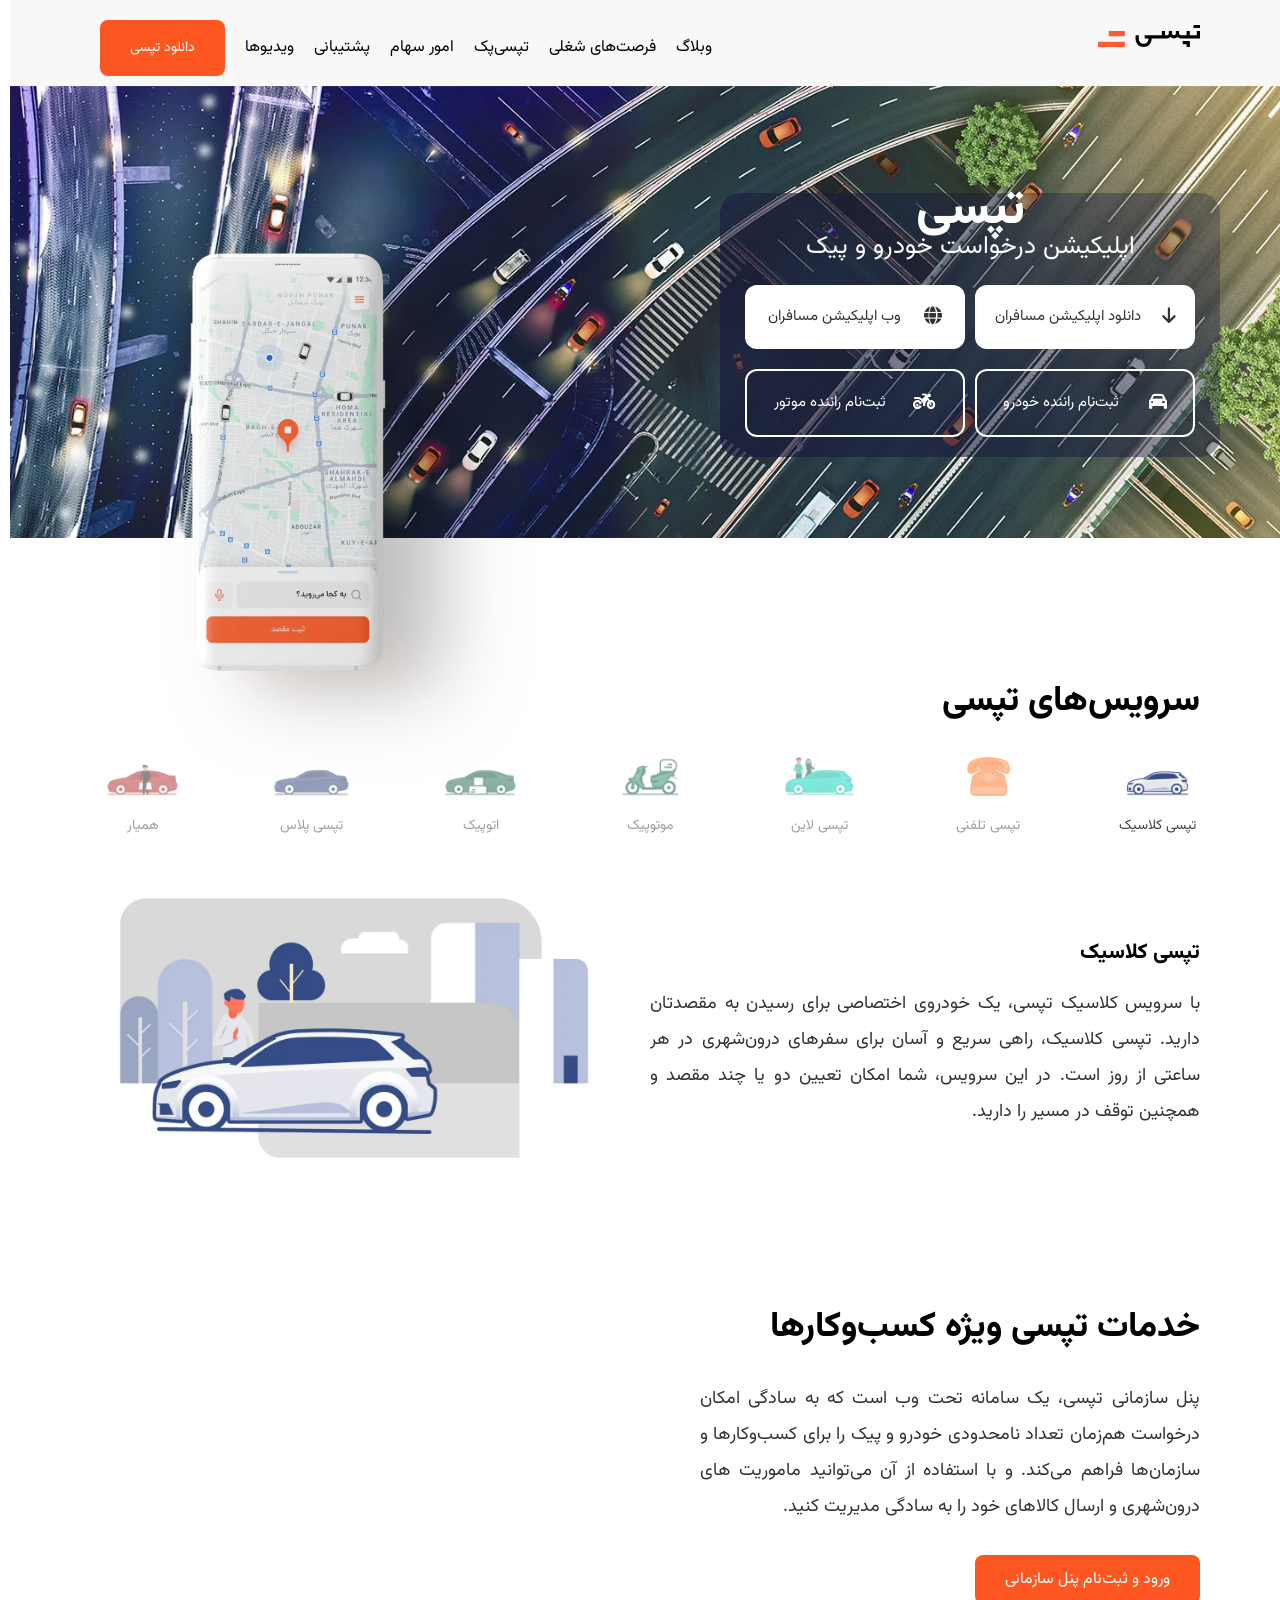
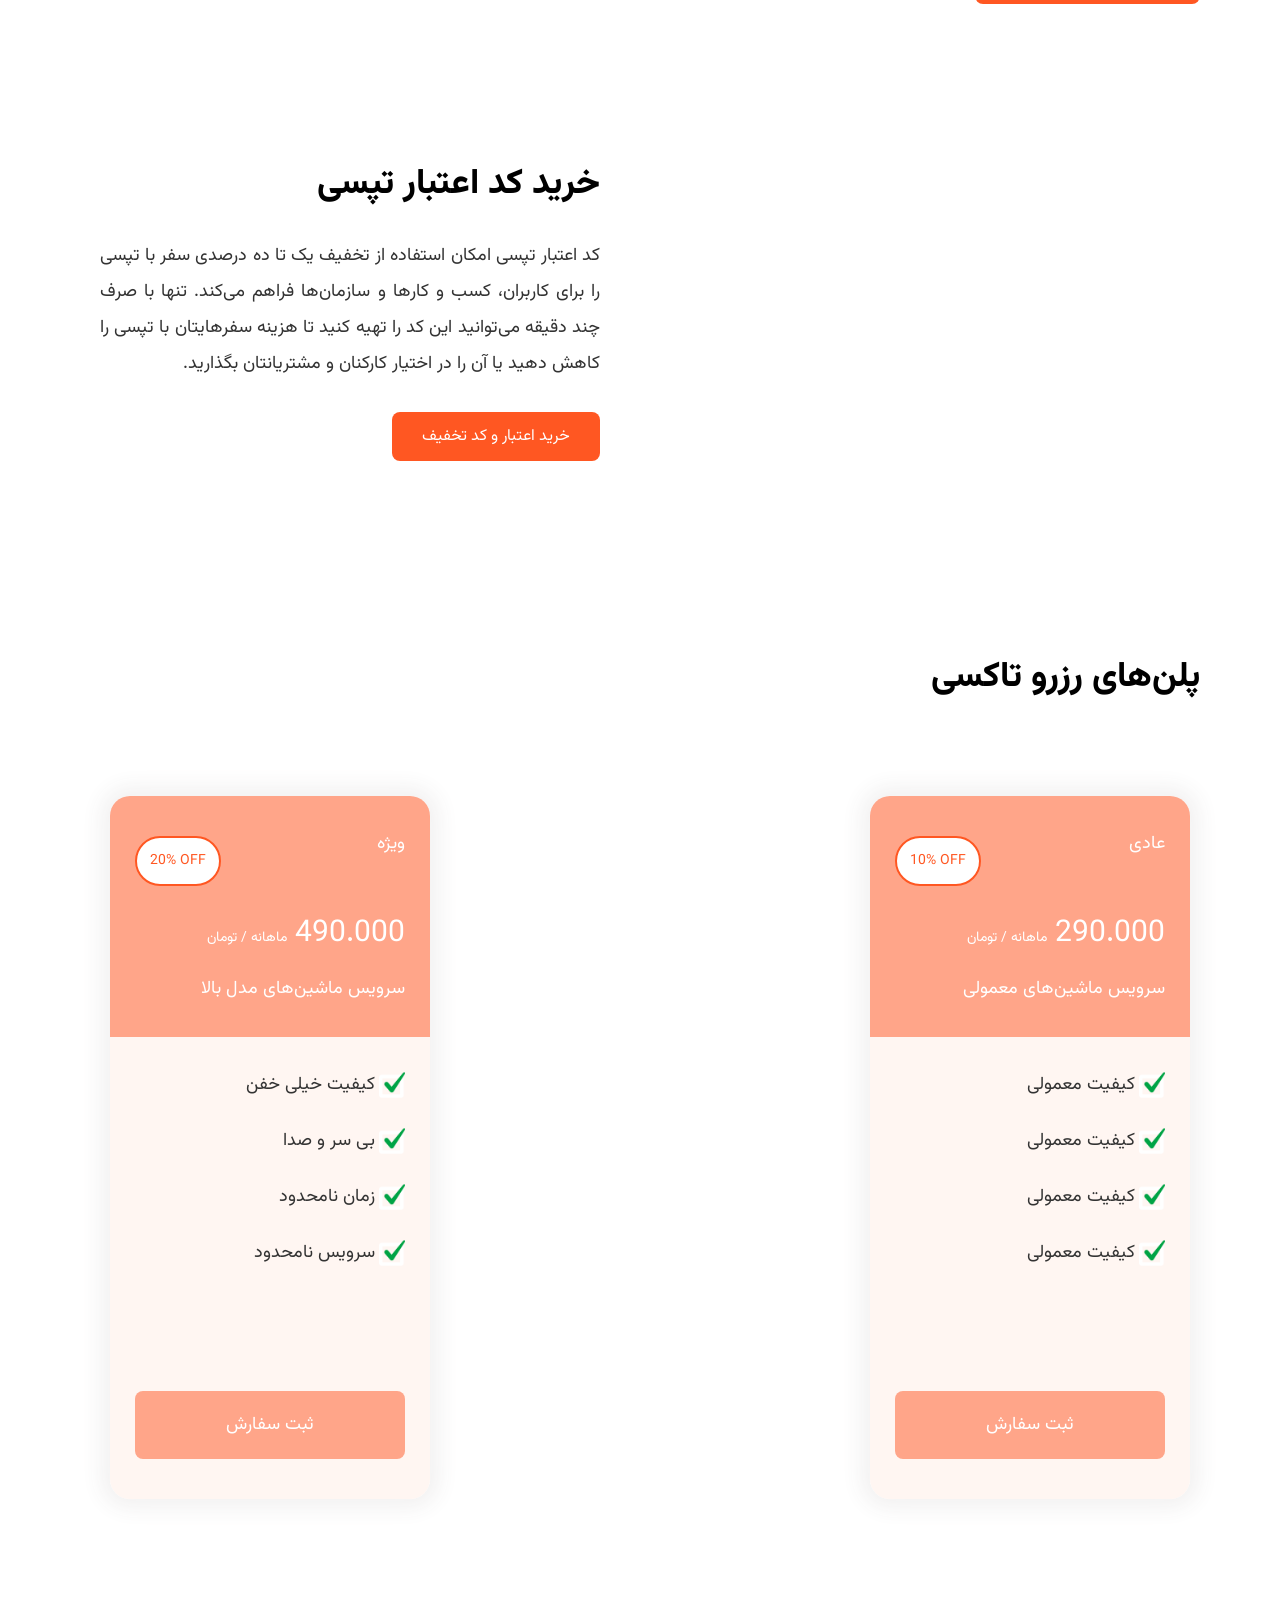
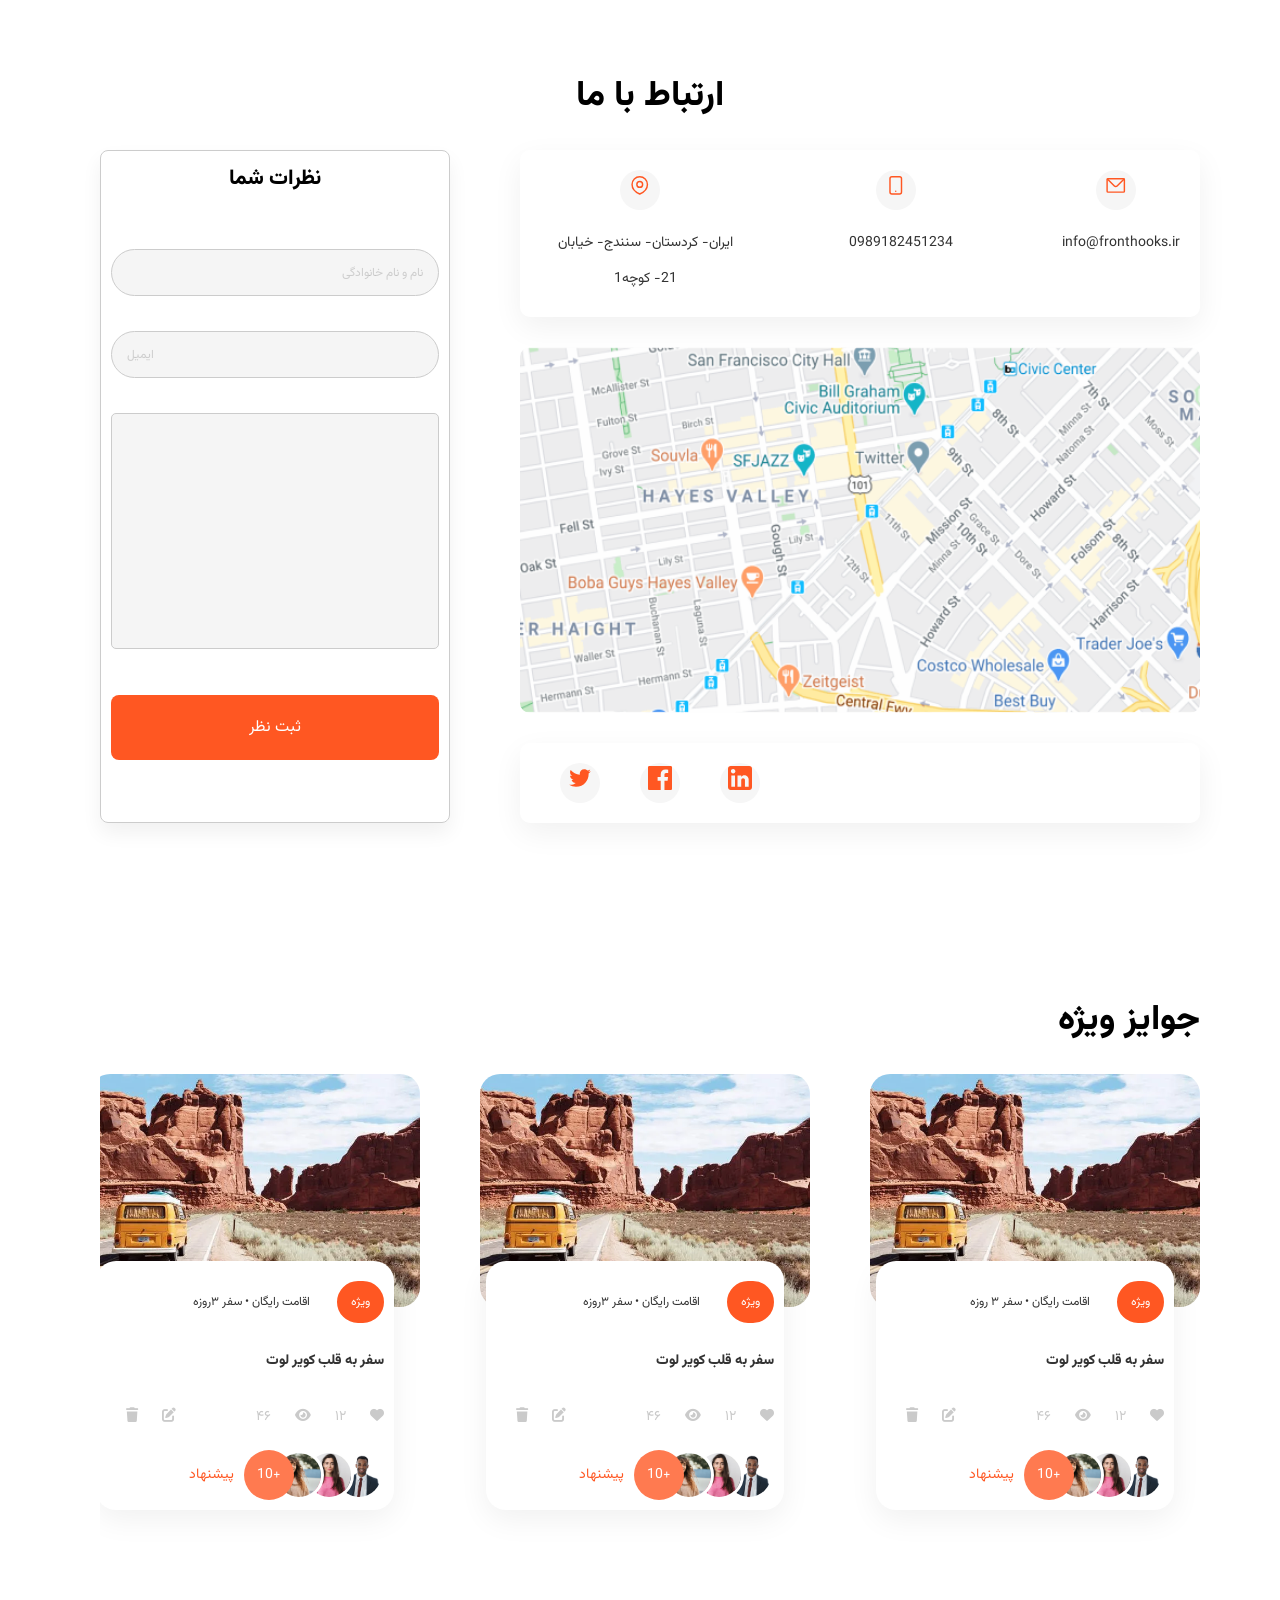
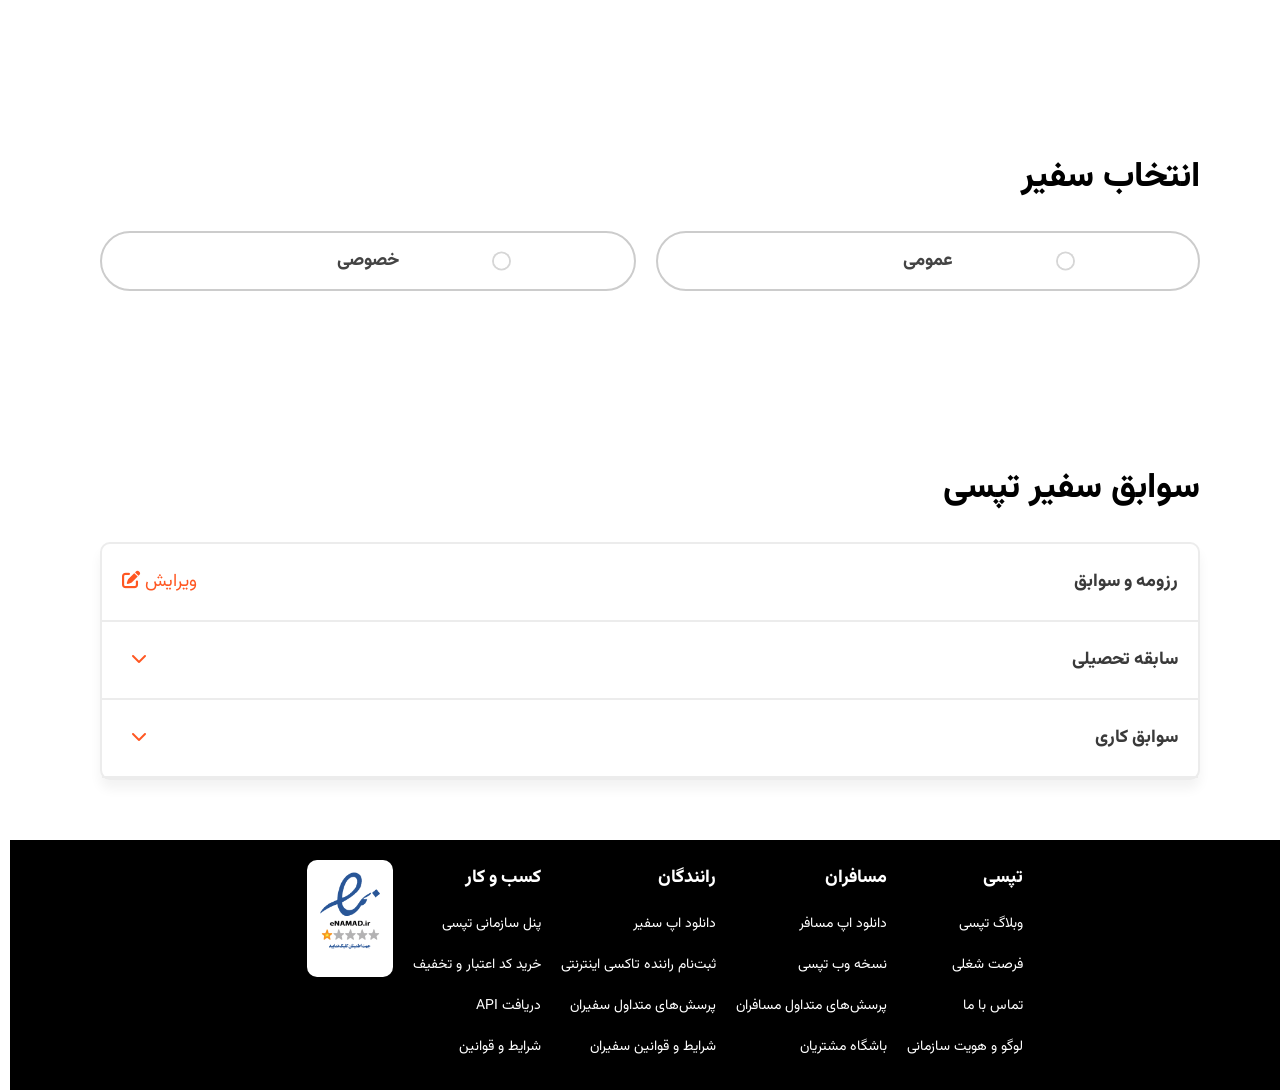
<file: index.html>
<!DOCTYPE html>
<html lang="en" dir="rtl">
  <head>
    <meta charset="UTF-8" />
    <meta name="viewport" content="width=device-width, initial-scale=1.0" />
    <link rel="stylesheet" href="css/fonts.css" />
    <link rel="stylesheet" href="css/style.css" />
    <link
      rel="stylesheet"
      href="https://cdnjs.cloudflare.com/ajax/libs/font-awesome/6.0.0-beta2/css/all.min.css"
      integrity="sha512-YWzhKL2whUzgiheMoBFwW8CKV4qpHQAEuvilg9FAn5VJUDwKZZxkJNuGM4XkWuk94WCrrwslk8yWNGmY1EduTA=="
      crossorigin="anonymous"
      referrerpolicy="no-referrer"
    />
    <link href="https://unpkg.com/aos@2.3.1/dist/aos.css" rel="stylesheet" />

    <title>tapsi demo</title>
  </head>
  <body>
    <header class="main-header">
      <nav class="nav container">
        <a href="#">
          <img src="/assets/image/logo.svg" alt="logo" />
        </a>
        <div class="nav__toggler">
          <div class="bar bar-one"></div>
          <div class="bar bar-two"></div>
          <div class="bar bar-three"></div>
        </div>
        <ul class="list nav__list">
          <li class="nav__item"><a href="#">وبلاگ</a></li>
          <li class="nav__item"><a href="#">فرصت‌های شغلی</a></li>
          <li class="nav__item"><a href="#">تپسی‌پک</a></li>
          <li class="nav__item"><a href="#">امور سهام</a></li>
          <li class="nav__item"><a href="#">پشتیبانی</a></li>
          <li class="nav__item"><a href="#">ویدیوها</a></li>
          <li class="nav__item cta">
            <a href="#" class="btn btn--primaray btn--block">دانلود تپسی</a>
          </li>
        </ul>
      </nav>
    </header>
    <section class="hero-section">
      <picture>
        <source
          srcset="/assets/image/banner.webp"
          type="image/webp"
          media="(min-width: 768px)"
        />
        <source
          srcset="/assets/image/banner.jpg"
          type="image/jpg"
          media="(min-width: 768px)"
        />
        <source
          srcset="/assets/image/banner-mobile.webp"
          type="image/webp"
          media="(max-width: 768px)"
        />
        <source
          srcset="/assets/image/banner-mobile.jpg"
          type="image/jpg"
          media="(max-width: 768px)"
        />
        <img alt="banner" src="./assets/image/banner.jpg" class="banner-img" />
      </picture>
      <picture>
        <!--  class="banner-phone" -->
        <source
          srcset="./assets/image/mockup-phone.webp"
          type="image/webp"
          media="(min-width: 1024px)"
        />
        <source
          srcset="./assets/image/mockup-phone.png"
          type="image/png"
          media="(min-width: 1024px)"
        />
        <img
          class="banner-phone"
          src="/assets/image/mockup-phone.png"
          alt="phone"
        />
      </picture>
      <div class="hero-wrapper container">
        <div class="intro-btn">
          <h1>تپسی</h1>
          <h2>اپلیکیشن درخواست خودرو و پیک</h2>
          <div class="intro-wrapper">
            <div class="intro-btn__pasenger">
              <span class="icon">
                <i class="fa-solid fa-arrow-down"></i>
              </span>
              <p>دانلود اپلیکیشن مسافران</p>
            </div>
            <div class="intro-btn__pasenger">
              <span class="icon"><i class="fa-solid fa-globe"></i></span>
              <p>وب اپلیکیشن مسافران</p>
            </div>
            <div class="intro-btn__pasenger driver-intro">
              <span class="icon">
                <i class="fa-solid fa-car"></i>
              </span>
              <p>ثبت‌نام راننده خودرو</p>
            </div>
            <div class="intro-btn__pasenger driver-intro">
              <span class="icon"><i class="fas fa-motorcycle"></i></span>
              <p>ثبت‌نام راننده موتور</p>
            </div>
          </div>
        </div>
      </div>
    </section>
    <section class="services container block">
      <h2 class="services__title block-heading">سرویس‌های تپسی</h2>
      <div class="services__tabs">
        <a class="tab active" data-tab-target="nav-classic-tab">
          <img src="/assets/image/cc-classic.png" alt="tapsi-classic-icon" />
          <p>تپسی کلاسیک</p>
        </a>
        <a class="tab" data-tab-target="nav-tel-tab">
          <img src="/assets/image/cc-tel.png" alt="tapsi-tel-icon" />
          <p>تپسی تلفنی</p>
        </a>
        <a class="tab" data-tab-target="nav-line-tab">
          <img src="/assets/image/cc-line.png" alt="tapsi-line-icon" />
          <p>تپسی لاین</p>
        </a>
        <a class="tab" data-tab-target="nav-motopeyk-tab">
          <img src="/assets/image/cc-motopeyk.png" alt="motopeyk-icon" />
          <p>موتوپیک</p>
        </a>
        <a class="tab" data-tab-target="nav-autopeyk-tab">
          <img src="/assets/image/cc-autopeyk.png" alt="autopeyk-icon" />
          <p>اتوپیک</p>
        </a>
        <a class="tab" data-tab-target="nav-plus-tab">
          <img src="/assets//image//cc-plus.png" alt="tapsi-plus-icon" />
          <p>تپسی پلاس</p>
        </a>
        <a class="tab" data-tab-target="nav-hamyar-tab">
          <img src="/assets/image/cc-hamyar.png" alt="hamyar-icon" />
          <p>همیار</p>
        </a>
      </div>
      <div class="container">
        <div class="tab-content active" id="nav-classic-tab">
          <div class="image__feature">
            <img
              src="/assets/image/illus-classic.webp"
              alt="blue-car-in-street"
            />
          </div>
          <div class="detail__feature">
            <h3 class="title__feature">تپسی کلاسیک</h3>
            <p class="text__feature">
              با سرویس کلاسیک تپسی، یک خودروی اختصاصی برای رسیدن به مقصدتان
              دارید. تپسی کلاسیک، راهی سریع و آسان برای سفرهای درون‌شهری در هر
              ساعتی از روز است. در این سرویس، شما امکان تعیین دو یا چند مقصد و
              همچنین توقف در مسیر را دارید.
            </p>
          </div>
        </div>
        <div class="tab-content" id="nav-tel-tab">
          <div class="image__feature">
            <img src="/assets/image/illus-tel.webp" alt="blue-car-in-street" />
          </div>
          <div class="detail__feature">
            <h3 class="title__feature">تپسی تلفنی</h3>
            <p class="text__feature">
              سرویس تپسی تلفنی یا ۱۶۳۰، این امکان را به شما می‌دهد که بدون نیاز
              به اینترنت و اپلیکیشن، درخواست خودرو بدهید. این سرویس تاکسی تلفنی
              مناسب زمانی است که به هر دلیلی دسترسی به اینترنت یا اپلیکیشن
              ندارید. همچنین سرویس تلفنی تپسی، راه حلی مناسب برای افرادی است که
              کار کردن با اپلیکیشن‌های موبایلی برایشان راحت نیست.
            </p>
          </div>
        </div>

        <div class="tab-content" id="nav-line-tab">
          <div class="image__feature">
            <img src="/assets/image/illus-line.webp" alt="blue-car-in-street" />
          </div>
          <div class="detail__feature">
            <h3 class="title__feature">تپسی لاین</h3>
            <p class="text__feature">
              تپسی لاین سرویسی است که امکان سفر اشتراکی را برایتان فراهم می‌کند.
              در این سرویس شما با مسافر دیگری که هم‌مسیرتان است، هم‌سفر خواهید
              بود و هزینه سفرتان تقسیم می‌شود.
            </p>
          </div>
        </div>
        <div class="tab-content" id="nav-motopeyk-tab">
          <div class="image__feature">
            <img
              src="/assets/image/illus-motopeyk.webp"
              alt="blue-car-in-street"
            />
          </div>
          <div class="detail__feature">
            <h3 class="title__feature">موتوپیک</h3>
            <p class="text__feature">
              با استفاده از سرویس موتوپیک، بسته‌ها و مرسولاتتان با پیک موتور به
              مقصد ارسال می‌شوند. این سرویس مناسب زمانی است که می‌خواهید مرسوله
              سریع‌تر به مقصد برسد. در این سرویس، شما می‌توانید مسیر رسیدن
              مرسوله‌تان به مقصد را به صورت لحظه‌ای روی نقشه دنبال کنید.
            </p>
          </div>
        </div>
        <div class="tab-content" id="nav-autopeyk-tab">
          <div class="image__feature">
            <img
              src="/assets/image/illus-autopeyk.webp"
              alt="blue-car-in-street"
            />
          </div>
          <div class="detail__feature">
            <h3 class="title__feature">اتوپیک</h3>
            <p class="text__feature">
              اتوپیک سرویسی برای ارسال بسته‌های شما با خودرو است. این سرویس،
              برای زمانی مناسب است که بسته‌های شما، با موتور قابل ارسال نیستند و
              یا در حین جابجایی، نیاز به مراقبت بیشتری دارند. در این سرویس نیز
              امکان رصد لحظه ‌به لحظه موقعیت مکانی مرسوله تا زمان رسیدن به مقصد
              فراهم است.
            </p>
          </div>
        </div>
        <div class="tab-content" id="nav-plus-tab">
          <div class="image__feature">
            <img
              src="/assets//image/illus-plus.webp"
              alt="blue-car-in-street"
            />
          </div>
          <div class="detail__feature">
            <h3 class="title__feature">تپسی پلاس</h3>
            <p class="text__feature">
              در سرویس پلاس تاکسی اینترنتی تپسی، خودرویی با مدل بالاتر و عمر
              کمتر، به دنبال شما خواهد آمد. همچنین، رانندگان این سرویس بالاترین
              امتیاز را از مسافران دریافت کرده‌اند. در این سرویس که در حال حاضر
              در تهران فعال است، امکان تعیین چند مقصد یا توقف در حین سفر، وجود
              دارد.
            </p>
          </div>
        </div>
        <div class="tab-content" id="nav-hamyar-tab">
          <div class="image__feature">
            <img
              src="/assets/image/illus-hamyar.webp"
              alt="blue-car-in-street"
            />
          </div>
          <div class="detail__feature">
            <h3 class="title__feature">همیار</h3>
            <p class="text__feature">
              سرویس همیار تپسی، به جای شما خرید می‌کند. کافیست فروشگاه مورد نظر
              خود را به عنوان مبدا مشخص کرده و لیست خریدتان را داخل اپ وارد
              کنید. این خرید‌ها می‌تواند از سوپرمارکت یا داروخانه مورد نظر شما
              باشند.
            </p>
          </div>
        </div>
      </div>
    </section>
    <section class="feature container block">
      <div class="image__feature" data-aos="fade-right">
        <img src="assets/image/i-mac.png" alt="image-comapny" />
      </div>
      <div class="detail__feature">
        <h2 class="title__feature">خدمات تپسی ویژه کسب‌وکارها</h2>
        <p class="text__feature">
          پنل سازمانی تپسی، یک سامانه تحت وب است که به سادگی امکان درخواست
          هم‌زمان تعداد نامحدودی خودرو و پیک را برای کسب‌وکارها و سازمان‌ها
          فراهم می‌کند. و با استفاده از آن می‌توانید ماموریت های درون‌شهری و
          ارسال کالاهای خود را به سادگی مدیریت کنید.
        </p>
        <button class="btn btn--primaray">ورود و ثبت‌نام پنل سازمانی</button>
      </div>
    </section>

    <section class="feature container block charge">
      <div class="image__feature" data-aos="fade-left">
        <img src="assets/image/macbook-1.png" alt="image-comapny" />
      </div>
      <div class="detail__feature">
        <h2 class="title__feature">خرید کد اعتبار تپسی</h2>
        <p class="text__feature">
          کد اعتبار تپسی امکان استفاده از تخفیف یک تا ده درصدی سفر با تپسی را
          برای کاربران، کسب و کارها و سازمان‌ها فراهم می‌کند. تنها با صرف چند
          دقیقه می‌توانید این کد را تهیه کنید تا هزینه سفرهایتان با تپسی را کاهش
          دهید یا آن را در اختیار کارکنان و مشتریانتان بگذارید.
        </p>
        <button class="btn btn--primaray">خرید اعتبار و کد تخفیف</button>
      </div>
    </section>
    <section class="container block plan-box">
      <h2 class="block-heading">پلن‌های رزرو تاکسی</h2>
      <div class="plan-block">
        <div class="plan">
          <div class="card card--secendry">
            <header class="card__header">
              <span class="plan__introduction">
                <span class="plan__name">عادی</span>
                <span class="badge badge--secendry">10% off</span>
              </span>
              <span class="plan__price">
                290.000
                <span class="plan__billing-cycle">ماهانه / تومان</span>
              </span>
              <span class="plan__description">سرویس ماشین‌های معمولی</span>
            </header>
            <div class="card__body">
              <ul class="list list--tick">
                <li class="list__item">کیفیت معمولی</li>
                <li class="list__item">کیفیت معمولی</li>
                <li class="list__item">کیفیت معمولی</li>
                <li class="list__item">کیفیت معمولی</li>
              </ul>
              <button class="btn btn--secendry btn--block">ثبت سفارش</button>
            </div>
          </div>
        </div>
        <div
          class="plan plan--popular"
          data-aos="fade-up"
          data-aos-duration="3000"
        >
          <div class="card card--primaray">
            <header class="card__header">
              <span class="plan__introduction">
                <span class="plan__name">اقتصادی</span>
                <span class="badge badge--primaray">15% off</span>
              </span>
              <span class="plan__price">
                390.000
                <span class="plan__billing-cycle">ماهانه / تومان</span>
              </span>
              <span class="plan__description">سرویس ماشین‌های کلاسیک</span>
            </header>
            <div class="card__body">
              <ul class="list list--tick">
                <li class="list__item">کیفیت عالی</li>
                <li class="list__item">کم سر و صدا</li>
                <li class="list__item">زمان محدود</li>
                <li class="list__item">سرویس روزانه</li>
              </ul>
              <button class="btn btn--primaray btn--block">ثبت سفارش</button>
            </div>
          </div>
        </div>
        <div class="plan">
          <div class="card card--secendry">
            <header class="card__header">
              <span class="plan__introduction">
                <span class="plan__name">ویژه</span>
                <span class="badge badge--secendry">20% off</span>
              </span>
              <span class="plan__price">
                490.000
                <span class="plan__billing-cycle">ماهانه / تومان</span>
              </span>
              <span class="plan__description">سرویس ماشین‌های مدل بالا</span>
            </header>
            <div class="card__body">
              <ul class="list list--tick">
                <li class="list__item">کیفیت خیلی خفن</li>
                <li class="list__item">بی سر و صدا</li>
                <li class="list__item">زمان نامحدود</li>
                <li class="list__item">سرویس نامحدود</li>
              </ul>
              <button class="btn btn--secendry btn--block">ثبت سفارش</button>
            </div>
          </div>
        </div>
      </div>
    </section>
    <section class="container block">
      <h2 class="block-heading heading-contact">ارتباط با ما</h2>
      <div class="contact-us">
        <div class="contact-us__social">
          <span class="icon-container">
            <svg class="icon">
              <use xlink:href="/assets/image/svg-sprite.svg#linkedin"></use>
            </svg>
          </span>
          <span class="icon-container">
            <svg class="icon">
              <use xlink:href="/assets/image/svg-sprite.svg#facebook"></use>
            </svg>
          </span>
          <span class="icon-container">
            <svg class="icon">
              <use xlink:href="/assets/image/svg-sprite.svg#twitter"></use>
            </svg>
          </span>
        </div>
        <div class="contact-us__icons">
          <div class="icon-holder">
            <span class="icon-holder__label"> info@fronthooks.ir </span>
            <span class="icon-container">
              <svg class="icon">
                <use xlink:href="/assets/image/svg-sprite.svg#mail"></use>
              </svg>
            </span>
          </div>
          <div class="icon-holder">
            <span class="icon-holder__label">0989182451234</span>
            <span class="icon-container">
              <svg class="icon">
                <use xlink:href="/assets/image/svg-sprite.svg#smartphone"></use>
              </svg>
            </span>
          </div>
          <div class="icon-holder">
            <span class="icon-holder__label">
              ایران- کردستان- سنندج- خیابان 21- کوچه1
            </span>
            <span class="icon-container">
              <svg class="icon">
                <use xlink:href="/assets/image/svg-sprite.svg#location"></use>
              </svg>
            </span>
          </div>
        </div>
        <div class="contact-us__map">
          <img src="/assets/image/map-screen.png" alt="map of company" />
        </div>
        <div class="contact-us__form">
          <div class="form-wrapper">
            <h3>نظرات شما</h3>
            <form>
              <input type="text" placeholder="نام و نام خانوادگی" />
              <input type="email" dir="ltr" id="email" placeholder="ایمیل" />
              <textarea name="" id="" cols="30" rows="10"></textarea>
              <button type="submit" class="btn btn--primaray">ثبت نظر</button>
            </form>
          </div>
        </div>
      </div>
    </section>

    <section class="container travell block">
      <h2 class="block-heading">جوایز ویژه</h2>
      <div class="travell__slides">
        <div class="travell__slide">
          <div class="slide__img">
            <img src="./assets/image/travell.png" alt="travell to desert" />
          </div>
          <div class="slide__detail">
            <div class="slide__header">
              <span class="badge badge--primaray"> ویژه </span>
              <p>اقامت رایگان &bull; سفر ۳ روزه</p>
            </div>
            <p class="slide__text">سفر به قلب کویر لوت</p>
            <div class="slide__icon">
              <div class="">
                <i class="fa-solid fa-heart"></i>
                <span>۱۲</span>
                <i class="fa fa-eye" aria-hidden="true"></i>
                <span>۴۶</span>
              </div>
              <div class="">
                <i class="fas fa-edit"></i>
                <i class="fa fa-trash"></i>
              </div>
            </div>
            <div class="avatar-group">
              <div class="avatar">
                <img src="./assets/image/real-main.jpg" alt="" />
              </div>
              <div class="avatar">
                <img
                  src="./assets/image/young-beautiful-woman-pink-warm-sweater.avif"
                  alt=""
                />
              </div>
              <div class="avatar">
                <img src="./assets/image/young-woman.avif" alt="" />
              </div>
              <div class="hidden-avatars">+10</div>
              <span class="slide__suggest">پیشنهاد</span>
            </div>
          </div>
        </div>
        <div class="travell__slide">
          <div class="slide__img">
            <img src="./assets/image/travell.png" alt="travell to desert" />
          </div>
          <div class="slide__detail">
            <div class="slide__header">
              <span class="badge badge--primaray"> ویژه </span>
              <p>اقامت رایگان &bull; سفر ۳روزه</p>
            </div>
            <p class="slide__text">سفر به قلب کویر لوت</p>
            <div class="slide__icon">
              <div class="">
                <i class="fa-solid fa-heart"></i>
                <span>۱۲</span>
                <i class="fa fa-eye" aria-hidden="true"></i>
                <span>۴۶</span>
              </div>
              <div class="">
                <i class="fas fa-edit"></i>
                <i class="fa fa-trash"></i>
              </div>
            </div>
            <div class="avatar-group">
              <div class="avatar">
                <img src="./assets/image/real-main.jpg" alt="" />
              </div>
              <div class="avatar">
                <img
                  src="./assets/image/young-beautiful-woman-pink-warm-sweater.avif"
                  alt=""
                />
              </div>
              <div class="avatar">
                <img src="./assets/image/young-woman.avif" alt="" />
              </div>
              <div class="hidden-avatars">+10</div>
              <span class="slide__suggest">پیشنهاد</span>
            </div>
          </div>
        </div>
        <div class="travell__slide">
          <div class="slide__img">
            <img src="./assets/image/travell.png" alt="travell to desert" />
          </div>
          <div class="slide__detail">
            <div class="slide__header">
              <span class="badge badge--primaray"> ویژه </span>
              <p>اقامت رایگان &bull; سفر ۳روزه</p>
            </div>
            <p class="slide__text">سفر به قلب کویر لوت</p>
            <div class="slide__icon">
              <div class="">
                <i class="fa-solid fa-heart"></i>
                <span>۱۲</span>
                <i class="fa fa-eye" aria-hidden="true"></i>
                <span>۴۶</span>
              </div>
              <div class="">
                <i class="fas fa-edit"></i>
                <i class="fa fa-trash"></i>
              </div>
            </div>
            <div class="avatar-group">
              <div class="avatar">
                <img src="./assets/image/real-main.jpg" alt="" />
              </div>
              <div class="avatar">
                <img
                  src="./assets/image/young-beautiful-woman-pink-warm-sweater.avif"
                  alt=""
                />
              </div>
              <div class="avatar">
                <img src="./assets/image/young-woman.avif" alt="" />
              </div>
              <div class="hidden-avatars">+10</div>
              <span class="slide__suggest">پیشنهاد</span>
            </div>
          </div>
        </div>
        <div class="travell__slide">
          <div class="slide__img">
            <img src="./assets/image/travell.png" alt="travell to desert" />
          </div>
          <div class="slide__detail">
            <div class="slide__header">
              <span class="badge badge--primaray"> ویژه </span>
              <p>اقامت رایگان &bull; سفر ۳ روزه</p>
            </div>
            <p class="slide__text">سفر به قلب کویر لوت</p>
            <div class="slide__icon">
              <div class="">
                <i class="fa-solid fa-heart"></i>
                <span>۱۲</span>
                <i class="fa fa-eye" aria-hidden="true"></i>
                <span>۴۶</span>
              </div>
              <div class="">
                <i class="fas fa-edit"></i>
                <i class="fa fa-trash"></i>
              </div>
            </div>
            <div class="avatar-group">
              <div class="avatar">
                <img src="./assets/image/real-main.jpg" alt="" />
              </div>
              <div class="avatar">
                <img src="./assets/image/N2RlN2QZ9npu.jpg" alt="" />
              </div>
              <div class="avatar">
                <img
                  src="./assets/image/young-beautiful-woman-pink-warm-sweater.avif"
                  alt=""
                />
              </div>
              <div class="avatar">
                <img src="./assets/image/young-woman.avif" alt="" />
              </div>
              <div class="hidden-avatars">+10</div>
              <span class="slide__suggest">پیشنهاد</span>
            </div>
          </div>
        </div>
      </div>
    </section>
    <section class="container block">
      <h2 class="block-heading">انتخاب سفیر</h2>

      <div class="select-type">
        <div class="select-control">
          <input type="radio" name="webinar" id="type-A" />
          <label for="type-A"> عمومی</label>
          <input type="radio" name="webinar" id="type-A" />
        </div>
        <div class="select-control">
          <input type="radio" name="webinar" id="type-B" />
          <label for="type-B"> خصوصی</label>
        </div>
      </div>
    </section>
    <section class="container block">
      <h2 class="block-heading">سوابق سفیر تپسی</h2>

      <div class="accordion-wrapper">
        <div class="accordion__intro">
          <h2 class="accordion__heading">رزومه و سوابق</h2>
          <span>
            <span>ویرایش</span>
            <span>
              <i class="fas fa-edit"></i>
            </span>
          </span>
        </div>
        <div class="accordion">
          <header class="accordion__header">
            <h2 class="accordion__heading">سابقه تحصیلی</h2>
            <span class="icon">
              <i class="fa-solid fa-chevron-down"></i>
            </span>
          </header>

          <div class="accordion__content">
            <p>
              Lorem ipsum dolor sit amet consectetur adipisicing elit. Neque
              temporibus sapiente expedita repellendus asperiores nostrum. Harum
              voluptates repellat illo ad.
            </p>
          </div>
        </div>
        <div class="accordion">
          <header class="accordion__header">
            <h2 class="accordion__heading">سوابق کاری</h2>
            <span class="icon">
              <i class="fa-solid fa-chevron-down"></i>
            </span>
          </header>

          <div class="accordion__content">
            <p>
              Lorem ipsum dolor sit amet consectetur adipisicing elit. Neque
              temporibus sapiente expedita repellendus asperiores nostrum. Harum
              voluptates repellat illo ad.
            </p>
          </div>
        </div>
      </div>
    </section>
    <footer class="main-footer">
      <div class="container footer">
        <div class="footer__logo" data-aos="flip-left">
          <img src="/assets/image/tapsi-logo.svg" alt="logo" />
        </div>
        <div class="footer__item">
          <h6>تپسی</h6>
          <a href="#">وبلاگ تپسی</a>
          <a href="#">فرصت شغلی</a>
          <a href="#">تماس با ما</a>
          <a href="#">لوگو و هویت سازمانی</a>
        </div>

        <div class="footer__item">
          <h6>مسافران</h6>
          <a href="#">دانلود اپ مسافر</a>
          <a href="#">نسخه وب تپسی</a>
          <a href="#">پرسش‌های متداول مسافران</a>
          <a href="#">باشگاه مشتریان</a>
        </div>
        <div class="footer__item">
          <h6>رانندگان</h6>
          <a href="#">دانلود اپ سفیر</a>
          <a href="#">ثبت‌نام راننده تاکسی اینترنتی</a>
          <a href="#">پرسش‌های متداول سفیران</a>
          <a href="#">شرایط و قوانین سفیران</a>
        </div>
        <div class="footer__item">
          <h6>کسب و کار</h6>
          <a href="#">پنل سازمانی تپسی</a>
          <a href="#">خرید کد اعتبار و تخفیف</a>
          <a href="#">دریافت API</a>
          <a href="#">شرایط و قوانین</a>
        </div>

        <div class="footer__item enamad">
          <div class="footer__enamad">
            <img src="/assets/image/enamad.png" alt="pic of enamad" />
            <!-- <img src="/assets/image/enamad.png" alt="pic of enamad" />
            <img src="/assets/image/enamad.png" alt="pic of enamad" /> -->
          </div>
        </div>
      </div>
    </footer>
    <script src="https://unpkg.com/aos@2.3.1/dist/aos.js"></script>
    <script>
      AOS.init();
    </script>
    <script src="./js/main.js"></script>
  </body>
</html>
</file>
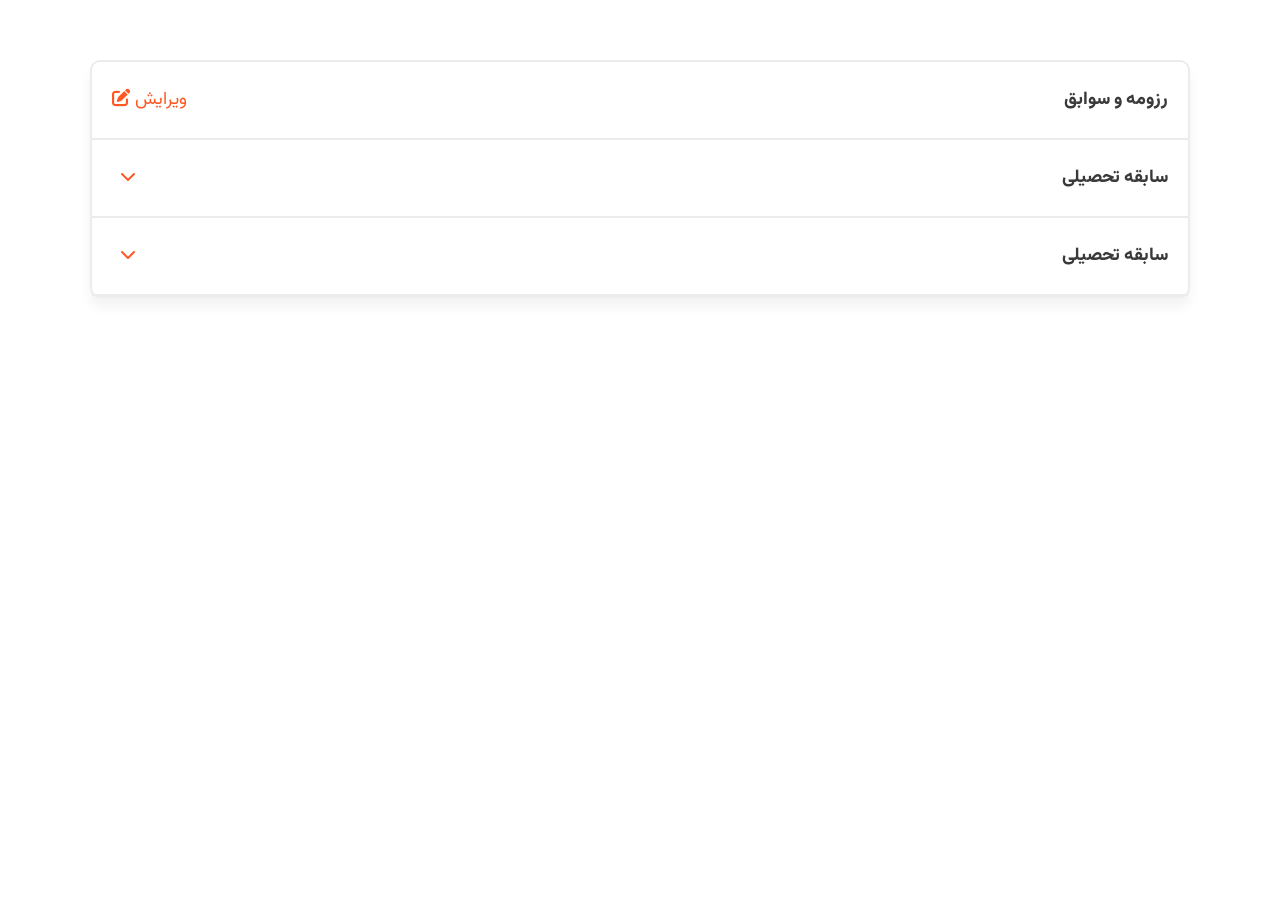
<file: accordion.html>
<!DOCTYPE html>
<html lang="fa" dir="rtl">
  <head>
    <meta charset="UTF-8" />
    <meta name="viewport" content="width=device-width, initial-scale=1.0" />
    <link rel="stylesheet" href="css/fonts.css" />
    <link rel="stylesheet" href="css/style.css" />
    <link
      rel="stylesheet"
      href="https://cdnjs.cloudflare.com/ajax/libs/font-awesome/6.5.1/css/all.min.css"
      integrity="sha512-DTOQO9RWCH3ppGqcWaEA1BIZOC6xxalwEsw9c2QQeAIftl+Vegovlnee1c9QX4TctnWMn13TZye+giMm8e2LwA=="
      crossorigin="anonymous"
      referrerpolicy="no-referrer"
    />
    <link href="https://unpkg.com/aos@2.3.1/dist/aos.css" rel="stylesheet" />
    <title>accordion</title>
  </head>
  <body>
    <section class="container block">
      <div class="accordion-wrapper">
        <div class="accordion__intro">
          <h2 class="accordion__heading">رزومه و سوابق</h2>
          <span>
            <span>ویرایش</span>
            <span>
              <i class="fas fa-edit"></i>
            </span>
          </span>
        </div>
        <div class="accordion">
          <header class="accordion__header">
            <h2 class="accordion__heading">سابقه تحصیلی</h2>
            <span class="icon">
              <i class="fa-solid fa-chevron-down"></i>
            </span>
          </header>

          <div class="accordion__content">
            <p>
              Lorem ipsum dolor sit amet consectetur adipisicing elit. Neque
              temporibus sapiente expedita repellendus asperiores nostrum. Harum
              voluptates repellat illo ad.
            </p>
          </div>
        </div>
        <div class="accordion">
          <header class="accordion__header">
            <h2 class="accordion__heading">سابقه تحصیلی</h2>
            <span class="icon">
              <i class="fa-solid fa-chevron-down"></i>
            </span>
          </header>

          <div class="accordion__content">
            <p>
              Lorem ipsum dolor sit amet consectetur adipisicing elit. Neque
              temporibus sapiente expedita repellendus asperiores nostrum. Harum
              voluptates repellat illo ad.
            </p>
          </div>
        </div>
      </div>
    </section>

    <script>
      //   const accordionHeaders = document.querySelectorAll(".accordion__header");
      //   const accordion = document.querySelector(".accordion");
      //   accordionHeaders.addEventListener("click", (e) => {
      //     accordion.classList.toggle("accordion__expanded");
      //     });

      const accordionHeaders = document.querySelectorAll(".accordion__header");
      const accordion = document.querySelector(".accordion");
      accordionHeaders.forEach((item) => {
        item.addEventListener("click", (e) => {
          console.log(e.target.parentElement);
          e.target.parentElement.classList.toggle("accordion__expanded");
        });
      });
    </script>
  </body>
</html>
</file>
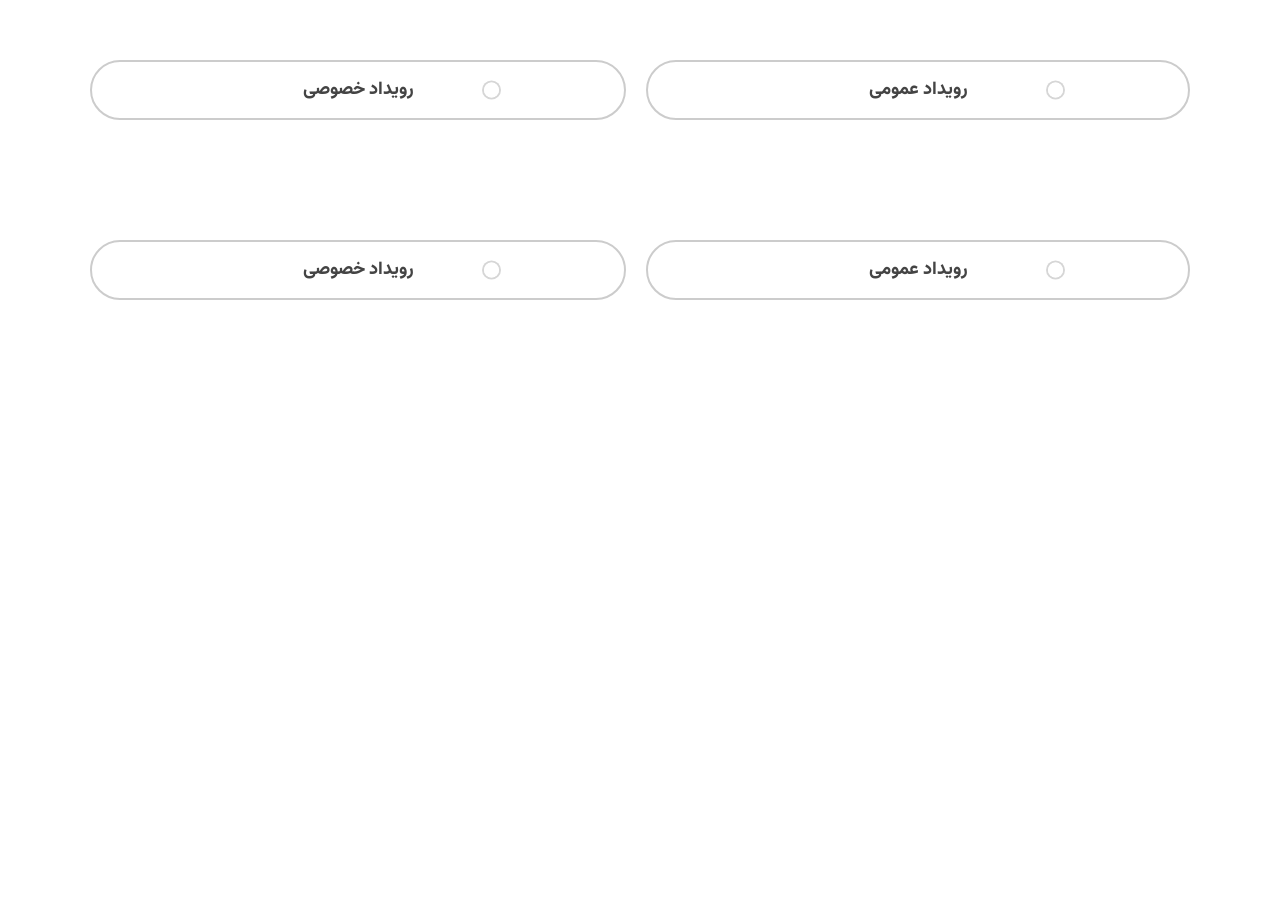
<file: radio-button.html>
<!DOCTYPE html>
<html lang="fa" dir="rtl">
  <head>
    <meta charset="UTF-8" />
    <meta name="viewport" content="width=device-width, initial-scale=1.0" />
    <link rel="stylesheet" href="css/fonts.css" />
    <link rel="stylesheet" href="css/style.css" />
    <link
      rel="stylesheet"
      href="https://cdnjs.cloudflare.com/ajax/libs/font-awesome/6.5.1/css/all.min.css"
      integrity="sha512-DTOQO9RWCH3ppGqcWaEA1BIZOC6xxalwEsw9c2QQeAIftl+Vegovlnee1c9QX4TctnWMn13TZye+giMm8e2LwA=="
      crossorigin="anonymous"
      referrerpolicy="no-referrer"
    />
    <link href="https://unpkg.com/aos@2.3.1/dist/aos.css" rel="stylesheet" />
    <title>radio-button</title>
  </head>
  <body>
    <section class="container block">
      <div class="select-type">
        <div class="select-control">
          <input type="radio" name="webinar" id="type-A" />
          <label for="type-A">رویداد عمومی</label>
          <input type="radio" name="webinar" id="type-A" />
        </div>
        <div class="select-control">
          <input type="radio" name="webinar" id="type-B" />
          <label for="type-B">رویداد خصوصی</label>
        </div>
      </div>
    </section>
  </body>
</html>

<section class="container block">
  <div class="select-type">
    <div class="select-control">
      <input type="radio" name="webinar" id="type-A" />
      <label for="type-A">رویداد عمومی</label>
      <input type="radio" name="webinar" id="type-A" />
    </div>
    <div class="select-control">
      <input type="radio" name="webinar" id="type-B" />
      <label for="type-B">رویداد خصوصی</label>
    </div>
  </div>
</section>
</file>
<file: css/fonts.css>
@font-face {
    font-family: "IRANVazir";
    font-weight: 400;
    font-style: normal;
    src: url("/assets/fonts/Vazirmatn-Regular.woff2") format("woff2");

    }


@font-face {
    font-family: "IRANVazir";
    font-weight: 700;
    font-style: bold;
    src: url("/assets/fonts/Vazirmatn-ExtraBold.woff2") format("woff2");

}

body, button {
    font-family: "IRANVazir";
}
</file>
<file: css/style.css>
/* reset */
* , *::after, *::before {
    box-sizing: border-box;
    margin: 0;
    padding: 0;
     /* list-style: none; */
} 


/* root varible */
 :root {
    --color-primaray: #FF5722;
    --color-secendary-light: #fff6f2;
    --color-primaray-light: #FF7A50;
    --color-secendry-dark: #FFA589;
    --color-navbar: #F8F8F8;
    --color-headings: #000000;
    --color-heading3: #141414;
    --color-body: #333333;
    --color-white: #FFFFFF;
    --avatar-size: 50px;
 }
 html {
    font-size: 62.5%;
 }

 body {
    color: var(--color-body);
    font-size: 1.4rem;
    line-height: 3.6rem;

    /* 1.7 */
 }



 
 h1, h2, h3 {
    color: var(--color-headings);
    font-weight: 700;
    
 }
 
 h1 {
    font-size: 2.5rem;
 }


 h2 {
    font-size: 2.2rem;
    margin-bottom: 1.5rem;
 }


 @media screen and (min-width: 1024px){
    body {
        font-size: 1.8rem;
    }
    
    h1 {
        font-size: 5rem;
    }
    h2 {
        font-size: 3.5rem;
        margin-bottom: 3.5rem;
     }
 }


/* btn style */

.btn {
   cursor: pointer;
   padding: 2rem 2.5rem;
   margin: 1rem 0;
   outline: 0;
   border-radius: 8px;
   border: 0;
   text-align: center;
   white-space: nowrap;
   font-size: 1.4rem;
   /* margin-top: 10rem; */
}

.btn--primaray {
   background-color: var(--color-primaray);
   color: var(--color-white) ;
}

.btn--secendry {
   background-color: var(--color-secendry-dark);
   color: var(--color-white) ;
}

/* ویژگی */
.btn--block {
   width: 100%;
   font-size: 1.6rem;
}



@media screen and (min-width: 1024px) {
   .btn {
      font-size: 1.6rem;
   }
   .btn--block {
      font-size: 2rem;
   }
 
}

/* badge */

.badge {
   display: inline-block;
   border: 2px solid var(--color-primaray);
   border-radius: 32px;
   padding: 0.5rem 1.3rem;
   font-size: 1.2rem;
   margin: 1rem 0;
   background-color: #fff;
   text-transform: uppercase;
   direction: ltr;
/* برای راست‌چین کردن off */

}



.badge--secendry {
   background-color: var(--color-white);
   color: var(--color-primaray);

}


.badge--primaray {
   background-color: var(--color-primaray);
   color: var(--color-white);
}

@media screen and (min-width: 1024px) {
   .badge {
      font-size: 1.4rem;
   }
}


/* list component */

.list {
   list-style: none;
   font-size: 1.8rem;
   /* background: #FFF6F2; */
}

.list--inline .list__item {
   display: inline-block;
   margin-left: 2rem;
}

.list--tick .list__item {
   background: url(/assets/image/check\ 5.svg) no-repeat right center;
   margin-bottom: 1.5rem;
   padding-right: 3rem;

}
/* .list--tick .list__item::before {
   content: "";
   width: 20px;
   height: 20px;
   background: url(/assets/image/check\ 5.svg) no-repeat;
   padding-right: 2.5rem;

} */


@media screen and (min-width: 1024px) {
   .list {
      font-size: 2rem;
   }
   .list--tick .list__item  {
      font-size: 1.8rem;
      margin-bottom: 2rem;
   }
}


/* plan section */

.plan-block {
   display: grid;
   grid-template-columns: repeat(auto-fit, minmax(250px, 320px) ) ;
   justify-content: center;
   gap: 8rem 6rem;
   margin-top: 5rem;


}

.plan {
   font-size: 1.8rem;
   transform: all 0.2s ease-out;
   /* margin-top: 2rem; */

}

.card {
   border-radius: 20px;
   overflow: hidden;
   box-shadow: 0 0 20px 10px hsla(0, 4%, 95%, 0.986);
   /* margin-top: 2rem; */

}

.card__header, .card__body {
   padding: 3rem 2.5rem;
}

.card__header {
   background: var(--color-secendry-dark);
   color: var(--color-white);
}
.card--primaray .card__header {
   background-color: var(--color-primaray-light);
}



.card__body {
   background: var(--color-secendary-light);

}


.plan__introduction {
   display: flex;
   justify-content: space-between;
   margin-bottom: 2rem;
}


.plan__price {
   font-size: 3rem;
}


.plan__billing-cycle {
   font-size: 1.4rem;
}

.plan__description {
   display: block;
   margin-top: 1.5rem;
}

.plan .btn--block {
   font-size: 1.6rem;
   margin-top: 10rem;
}

.plan--popular {
   transform: scale(1.1);
} 
.plan--popular:hover {
   transform: scale(1.15);
}
.plan:hover {
   transform: scale(1.05);
}

@media screen and (min-width: 1024px) {
   .plan .btn--block {
      font-size: 1.8rem;
   }
   
}



/* container */

.container {
   max-width: 1140px;
   margin: 0 auto;
}


/* feature  settion*/

.feature {
   display: grid;
   justify-content: center;
   padding: 2rem;
   gap: 0rem 10rem;
   /* margin-top: 2rem; */
}


.feature .btn {
   padding: 1.2rem 3rem;
   /* margin-top: 2rem; */
}

.text__feature {
   margin-bottom: 2rem ;
   text-align: justify;
 
}


.image__feature > img {

   width: 100%;
   height: auto;
   /* for size img */
}
.image__feature {
   /* display: flex;
   text-align: center;
   align-items: center; */
   width: 90%;
   justify-self: flex-end;
   margin-bottom: 2rem;

}


@media screen and (min-width: 1024px) {
   .feature{
      grid-template-columns: repeat(2, 1fr);

   }
   .image__feature {
      order: 2;
      margin-bottom: 0;
      width: 100%;
   }
   
   .detail__feature {
      order: 1;
   }

  .charge .image__feature {
      order: 1;
   }
   .image__feature > img {

      width: 100%; 
   }

}


/* contact section */

.contact-us {
   display: grid;
   justify-content: center;
   gap: 3rem 4rem;
}

.contact-us__map {
   display: none;
}



@media screen and (min-width: 1024px) {
   .contact-us {
      grid-template-areas:
      "address form"
      "map form"
      "social form";
      grid-template-columns: 70fr 30fr;      
   }
   .contact-us__form {
      grid-area: form;
   }
   .contact-us__map {
      grid-area: map;
      display: block;

   }
   .contact-us__icons {
      grid-area: address;
   }
   .contact-us__social {
      grid-area: social;
   }
  
}


/* icon */

.icon {
   width: 24px;
   height: 24px;
}

.icon-container {
   width: 40px;
   height: 40px;
   background-color: #f6f6f6;
   display: flex;
   justify-content: center;
   align-items: center;
   border-radius: 100%;
   cursor: pointer;
}


.contact-us__icons {
   display: flex;
   flex-direction: column;
   align-items: flex-end;
   box-shadow: 0 10px 30px rgba(0, 0, 0, 0.06);
   border-radius: 10px;
   padding: 2rem;
}

.contact-us__icons .icon-holder {
   display: flex;
   align-items: center;
   margin-bottom: 2rem;
   /* margin-right: 1rem; */
}

.icon-holder__label {
   /* padding-left: 1.5rem; */
   margin-left: 1rem;
   display: block;
   max-width: 250px;

}

@media screen and (min-width:1024px) {
   .contact-us__icons {
      flex-direction: row;
      justify-content: space-between;
      align-items: flex-start;
   }
   .contact-us__icons .icon-holder {
     flex-direction: column;
     max-width: 200px;
     margin-bottom: 0;
     text-align: center;
   }
   .icon-holder__label {
      order: 2;
      font-size: 1.4rem;
      margin-top: 1.5rem;
   }
   .icon {
      margin-bottom: 1rem
   }

}

/* social icon */

.contact-us__social .icon-container {
   margin-right: 2rem;
 }

.contact-us__social {
   display: flex;
   flex-direction: row;
   justify-content: space-around;
   align-items: center;
   /* margin-bottom: 2.5rem; */
   padding: 2rem;
   box-shadow: 0 10px 30px rgba(0, 0, 0, 0.06);
   padding: 2rem;
   border-radius: 10px;
}


@media screen and (min-width: 1024px) {
   .contact-us__social {
      justify-content: flex-end;
      /* margin-bottom: 0rem; */

   }

   .contact-us__social .icon-container {
      margin-left: 2rem;

   }
   
}


/* map section */
.contact-us__map img {
   width: 100%;
   height:100%;
   border-radius: 10px;
   overflow: hidden;

}



/* form */

.form-wrapper {
   height: 100%;
   padding: 1rem;
   /* gap: 50px; */
   /* width: 120%; */ 
   border: 1px solid #ccc;
   width: 100%;
   min-width: 350px;
   border-radius: 8px;
   box-shadow: 0px 10px 20px rgb(0, 0, 0, 0.06) ;

}


.form-wrapper form {
   display: flex;
   flex-direction: column;
   justify-content: space-between;
   height: 80%;

}

.form-wrapper h3 {
   margin-bottom: 5.2rem;
   text-align: center;
}


.input, textarea {
   display: block;
   outline: 0;
   border: 0;
}
::placeholder {
   font-size: 1.2rem;
   color: #3333;
   font-family: "IRANVazir";
}

.form-wrapper input, .form-wrapper textarea {
    border-radius: 39px;
    background-color: #f5f5f5;
    border: 1px solid #ccc;
    padding: 1.2rem 1.5rem;
    font-family: "IRANVazir";
    margin-bottom: 1.5rem;
    /* outline: 0; */
}


.form-wrapper textarea:focus, .form-wrapper input:focus {
   border: 1px solid var(--color-primaray);
}

textarea {
   resize: none;
}
.contact-us__form {
   margin-right: 0;
}
.form-wrapper textarea {
 border-radius: 5px;
}

@media screen and (min-width: 1024px) {
   
.contact-us__form {
   margin-right: 3rem;
}


}


/* footer */

.footer__logo {
   display: flex;
   justify-content: flex-start;
   align-items:flex-start;
   margin: 2rem 0;
  
   /* i put myself */
}

.main-footer {
   background-color: #000000;
   color: #fff;
   min-height: 250px;
   display: flex;
   align-items: center;


}


.main-footer .footer {
   display: flex;
   flex-direction: column;

}

/* .footer__item img {
   display: flex;
   justify-content: center;
   align-items: center;
} */

.footer__item a {
   text-decoration: none;
   color: #fff;
   margin-bottom: 0.5rem;
   font-size: 1.4rem;
   display: block;
   transition: all 0.3s ease-out;

}

.footer__item a:hover {
   color: var(--color-primaray);
}

.footer__item h6 {
   font-size: 1.8rem;
   font-weight: bold;
   margin-bottom: 1rem ;
}


.footer__item {
   margin-bottom: 2.5rem;
}






.footer__item.enemad {
   display: flex;
   justify-content: space-between;
    flex-direction: row;
    


} 

.footer__enamad {
   background-color: #fff;
   border-radius: 10px;
   padding: 1rem 0.5rem;
   max-width: 86px;
   margin-left: 1rem;
   /* display: flex;
   justify-content: space-between; */
  
}

.footer__enamad img {
   width: 100%;
   height: auto;
   
}

@media screen and (min-width:768px) {
   .main-footer .footer {
      flex-direction: row;
      flex-wrap: wrap;
   }

   .footer__item {
      margin-bottom: 0;
      margin-left: 2rem ;
   }

   .footer__logo {
      display: flex;
      justify-content: center;
      position: absolute;
      right: 7%;
   }

   /* i put it */
}

/* nav */

.main-header {
   background-color: var(--color-navbar);
}


.nav {
  display: flex;
  justify-content: space-between;
  align-items: center;
  flex-wrap: wrap;
  padding: 1rem 2rem;

}

.nav__list {
   width: 100%;
   display: flex;
   flex-direction: column;
   font-size: 1.4rem;
   max-height: 0;
   overflow: hidden;
   opacity: 0;
   transition: all 0.4s ease-out;
}


.nav.nav__expanded .nav__list {
   max-height: 100vh;
   opacity: 1;

}

.nav__item {
   margin-top: 1rem;
   border-bottom: 1px solid #ccc;
   
}


.nav__item > a {
   text-decoration: none;
   display: block;
   color: #000;
   padding: 0.5rem 0;
   transition: all 0.4s ease-out;

}


.nav__item > a:hover {
   color: var(--color-primaray);

}


.nav__item.cta {
   font-size: 1.4rem;
   border: 0;
}

.nav__item.cta a {
   color: #fff;
   font-size: 1.4rem;
}


.nav__item .btn {
   padding: 1rem 3rem;
}




@media screen and (min-width: 768px) {
   .nav {
      padding: 0 2rem;
   }
   .nav__toggler {
      display: none;
   }
   .nav__list {
      flex-direction: row;
      align-items: center;
      width: auto;
      opacity: 1;
      max-height: 100%; 
      /* margin-top: 2px; */
      /* 100%father */
   }
   .nav__item {
      margin-right: 2rem;
      margin-bottom: 0;
      font-size: 1.6rem;
      border: none;


   }

}

/* toggler */

.nav__toggler {
   cursor: pointer;
}

.bar {
   width: 25px;
   height: 3px;
   background-color: #000;
   margin: 5px 0 ;
   border-radius: 5px;
   transition: all 0.4s ease-out;
}

.nav.nav__expanded .bar-one {
   transform: rotate(-45deg) translate(-9px, 6px);
   margin: 8px 0;
}
.nav.nav__expanded .bar-three {
   transform: rotate(45deg) translate(-8px, -8px);
   margin: 8px 0;

}

.nav.nav__expanded .bar-two {
   opacity: 0;
   transform: translateX(-20px) ;
}


/*hero section */

.hero-section {
   position: relative;
   width: 100%;
   height: 478px;
   

}




.hero-section .banner-img {
   width: 100%;
   height: auto;
}

.hero-wrapper {
   position: absolute;
   top: 0;
   left: 0;
   width: 100%;
   height: 478px;
   display: flex;
   justify-content: center;
   align-items: center;

   
}




.intro-btn {
   border-radius: 20px;
   background-image: linear-gradient(51deg,rgba(23,26,60,.7) 5%,rgba(23,26,60,.3) 95%);
   /* width: 400px; */
   padding: 16px;
   border-radius: 12px;
   display: flex;
   align-items: center;
   flex-direction: column;
   width: 300px;
}

.intro-btn h1{
   font-size: 2.5rem;
   color: #fff;
   font-family: "IRANVazir" ;
   margin-top: 0;


}

.intro-btn h2{
   font-size: 1.6rem;
   color: #fff;
   margin-bottom: 2rem;
   font-family: "IRANVazir" ;
   

}


.intro-btn__pasenger {
   background-color: #fff;
   border-radius: 12px;
   margin-bottom: 2rem;
   padding: 14px;
   width: 220px;
   display: flex;
   cursor:pointer;
   align-items: center;
   justify-content: space-around;
   
}

.intro-btn__pasenger p {
   font-size: 1.2rem;
}

.intro-wrapper {
   display: flex;
   flex-direction: column;
   flex-wrap: wrap;

}



.intro-btn__pasenger.driver-intro {
   border: 2px solid #fff;
   background-color: rgba(23, 26, 60, 0) !important;
   color: #fff;
}


.banner-phone {
   display: none;
   position: absolute;
   left: 10%;
   bottom: -50%;
   height: auto;
   width: 420px;

}


@media screen and (min-width: 768px) {
   .intro-btn {
      width: 500px;
      max-width: 500px;
      padding: 0 25px;  
      border-radius: 20px;
/* pay attention */

   }
   .intro-wrapper {
      flex-direction: row;
      justify-content: space-between;
      align-items: center;


   }
   .hero-wrapper {
      justify-content: flex-start;
      right: 0;

   }
   .intro-btn h1 {
      font-size: 5rem;
   }
   .intro-btn h2 {
      font-size: 2.5rem;
      font-weight: 400;

}
.intro-btn__pasenger p {
   font-size: 1.5rem;
}
/* .hero-section img {
   height: 100%;
} */

.banner-phone {
   display: block;
  
}
}




/* service section */
.services {
   margin-top: 9rem;

}


.services__tabs {
   display: flex;
   flex-direction: row;
   justify-content: space-between;
   overflow: auto ;
   padding: 5px 0 15px;
   
}

.services__tabs a {
   display: block;
   text-decoration: none;
   color: #444;
   display: flex;
   flex-direction: column;
   align-items: center;
   max-width: 100px;
/* if do nou use 100px, you can not see tell imge near others */
}

.services__tabs .tab > p {
   margin-top: 1.5rem;
   font-size: 1.2rem;
}

.services__tabs img {
   max-width: 85px;
}



.services__tabs .tab {
   opacity: 0.5;
   cursor: pointer;
   transition: all 0.3s ease-out;
}

.services__tabs .tab:hover {
   opacity: 1;
}

.services__title {
   font-size: 2rem;
   font-weight: 700;
   margin-bottom: 20px;
 
}

.block-heading {
   /* padding-top: 15rem; */
   margin-top: 6rem;

}
.services .title__feature {
   margin: 1.5rem 0 ;

}

.services .image__feature {
   display: none;
}

.tab-content {
   margin-top: 2rem;
   display: flex;
   justify-content: space-between;
   align-items: center;
}

.services .detail__feature {
   width: 100%;
}

.tab-content {
   display: none;
}

.tab-content.active {
   display: flex;
}

.tab.active {
   opacity: 1;
}

.tab-content .title__feature {
   text-align: right;
}


.tab-content.active .image__feature {
   overflow-x: hidden;
}

@media screen and (min-width: 1024px) {
   .services {
      margin-top: 0;
   }
   /* i add  it */
   .services__tabs .tab > p {
      margin-top: 1rem;
      font-size: 1.4rem;
   }
   .services__tabs img {
      width: 100%;
      /* max-width: */
   }
   .services__title { 
      font-size: 3.5rem;
      margin-bottom: 30px;
   }
   .services .image__feature {
      display: block;
   }
   
   .services .detail__feature {
      width: 50%;
   }
   .services .image__feature img {
      width: 100%;
   }
   .services .image__feature {
      width: 45%;

   }
}


.block {
   padding: 4rem 2rem;
}



@media screen and (min-width: 768px) {
   .block {
      padding: 6rem 2rem;

   }
 
}





.plan-box h2 {
   margin-bottom: 10rem;
}

.heading-contact {
   text-align: center;
}

/* travell section */

.travell__slides {
   display: flex;
   justify-content: space-between;
   align-items: center;
   overflow-x: auto;
   padding-bottom: 1rem;

   
}

.travell__slides::-webkit-scrollbar {
   display: none;
   /* hide horiconall scrollbar */
}

.travell__slide {
   /* height: 100%; */
   flex: 0 0 350px;
   display: flex;
   flex-direction: column;
   align-items: center;
}

.travell__slide :not(:last-child) {
   margin-left: 2rem;

}

/* .slide__img {
   width: 100%;
   height: 200px;
} for when use picture by diffrent size*/

.travell__slide img {
   width: 100%;
   height: auto;
   object-fit: cover;
   border-radius: 20px;
}




.slide__detail {
   background-color: #fff;
   border-radius: 20px;
   box-shadow: 0 10px 30px rgb(0, 0, 0, 0.06);
   padding: 1rem 1rem;
   transform: translateY(-60px) ;
   /* روی عکس میاد */
   width: 85%;

}


.slide__header {
   display: flex;
   justify-content: flex-start;
   align-items: center;
   /* margin-bottom: 0.2rem; */

}

.slide__header p {
   font-size: 1.2rem;
   margin-right: 0.7rem;
}

.slide__header .badge {
   font-size: 1.2rem;
   padding: 0.1rem 1.2rem;
}

.slide__detail .slide__text {
   font-size: 1.4rem;
  font-weight: 700;
  margin-top: 1rem;
}

.slide__icon {
   display: flex;
   justify-content: space-between;
   align-items: center;
   color: #cacaca;
   font-size: 1.4rem;
   margin-top: 2rem;

}


@media screen and (min-width: 768px) {
   .travell__slide:not(:last-child) {
     margin-left: 4rem;
   }
 }
/* drop down section */



.accordion__header {
   display: flex;
   justify-content: space-between;
   align-items: center;
   border-bottom: 2px solid #ececec;
   padding: 2rem 2rem;


}

.accordion__heading {
   margin-bottom: 0;
   /* delete space */
   color: #3a3a3a;
   font-size: 1.8rem;


}


.accordion__header .icon {
   color: var(--color-primaray);
   font-size: 1.6rem;
   transform: rotate(-);
   transition: all 0.3s ease-out;

}


.accordion__content {
   max-height: 0;
   overflow: hidden;
   opacity: 0;
   transition: all 0.4s ease-out;
   /* border: 1px solid #ccc;    */
   border-radius: 5px;

}

.accordion__content p {
   border-bottom: 2px solid #ececec;
   margin: 1rem 0;
   font-size: 1.4rem;
   color: #878787;
}

.accordion__expanded .accordion__header i {
   transform: rotate(-180deg);
}

.accordion__expanded .accordion__content {
   max-height: 100vh;
   opacity: 1;
   padding: 1rem 4rem;
/* when it is active */

}


.accordion-wrapper {
   background-color: #fff;
   border-radius: 10px;
   border: 2px solid #ececec;
   box-shadow: 0 9px 12px rgba(0, 0, 0, 0.05);

}

.accordion__intro {
   display: flex;
   justify-content: space-between;
   align-items: center;
   padding: 2rem 2rem;
   border-bottom: 2px solid #ececec;
   color: var(--color-primaray);
}

/* avatar section */
.avatar-group {
   display: flex;
   align-items: center;
   margin-top: 1.5rem;
}
.avatar-group .avatar{
   width: var(--avatar-size);
   height:var(--avatar-size);
   border: 3px solid #fff;
   border-radius: 100%;
   overflow: hidden;
   margin-left: -20px;
   cursor: pointer;
   transition: alll 0.3s ease-in-out;
   position: relative;
   /* dont up for me so i comment it */
}

.avatar:hover:not(:last-child) {
   transform: translate(10px);
}


.avatar-group img {
   width: 100%;
   height: 100%;
}

.hidden-avatars {
   width: var(--avatar-size);
   height:var(--avatar-size);
   background-color: var(--color-primaray-light);
   color: #fff;
   border-radius: 100%;
   display: flex;
   align-items: center;
   justify-content: center;
   position: relative;
   font-size: 1.4rem;

}




.slide__suggest {
   font-size: 1.4rem;
   color: var(--color-primaray);
   display: inline-block;
   font-weight: 500;
   margin-right: -10px;
   /* به جای مقدار مثبت استاد!  */
}


/* select-type webinar section */

.select-type {
   display: flex;
   justify-content: space-between;
   align-items: center;
   /* padding: 1rem; */
   
}

.select-control input[type="radio"] {
   display: none;
}

 .select-control {
   cursor: pointer;
   flex-grow: 1;
   /* margin: 1rem; */
   
 }

 .select-type :not(:last-child) {
   margin-left: 2rem;

 }



 .select-control label {
   cursor: pointer;
   width: 100%;
   border-radius: 32px;
   border: 2px solid #cccccc;
   display: block;
   /* تمام عرض */
   padding: 1rem 2rem;
   font-weight: bold;
   color: #444;
   position: relative;
   text-align: center;
   transition: all 0.2s ease-in-out;
 }

 .select-control label::before {
   position: absolute;
   content: "";
   width: 15px;
   height: 15px;
   box-shadow: 0 0 0 2px #cccc;
   border-radius: 100%;
   right: 12.5rem;
   top: 50%;
   transform: translateY(-50%);
   border: 3px solid #fff;
   transition: all 0.3 ease-out;
 }

 .select-control input[type="radio"]:checked + label {
   border: 2px solid var(--color-primaray);
   color: var(--color-primaray);
 }

 .select-control input[type="radio"]:checked + label::before {
   box-shadow: 0 0 2px var(--color-primaray);
   background-color: var(--color-primaray);

 }
</file>
